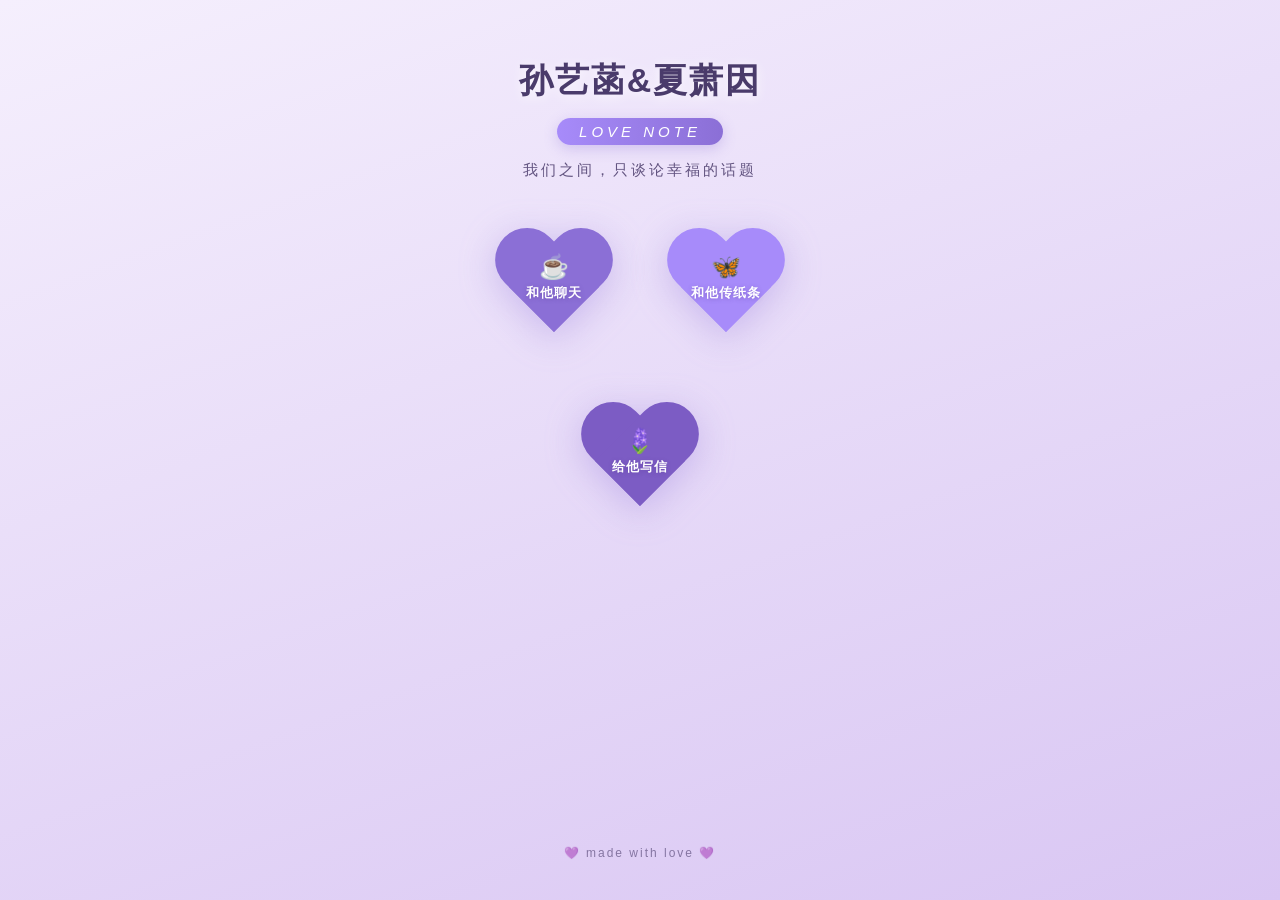
<file: index.html>
<!DOCTYPE html>
<html lang="zh-CN">
<head>
<meta charset="UTF-8">
<meta name="viewport" content="width=device-width, initial-scale=1.0, viewport-fit=cover">
<title>Love Note</title>
<link rel="stylesheet" href="style.css">
</head>
<body>

<!-- 漂浮装饰：爱心与星光 -->
<div class="float-deco" id="floatDeco"></div>

<div class="page">

  <div class="home-head">
    <div class="home-names" id="homeNames"></div>
    <div><span class="home-lovenote" id="homeLoveNote"></span></div>
    <div class="home-slogan" id="homeSlogan"></div>
  </div>

  <!-- 三个爱心入口 -->
  <div class="hearts" id="hearts"></div>

  <div class="home-footer" id="homeFooter">💜 made with love 💜</div>
</div>

<script src="config.js"></script>
<script>
(function () {
  var g = SITE_CONFIG.global;
  var home = SITE_CONFIG.home;

  /* 应用全局配色 */
  document.documentElement.style.setProperty('--grad-from', g.gradientFrom);
  document.documentElement.style.setProperty('--grad-to', g.gradientTo);
  document.documentElement.style.setProperty('--text-color', g.textColor);
  document.title = g.siteTitle;

  /* 主页文案 */
  document.getElementById('homeNames').textContent = g.coupleNames;
  document.getElementById('homeLoveNote').textContent = g.loveNoteText;
  document.getElementById('homeSlogan').textContent = g.slogan;

  /* 渲染三个爱心入口 */
  var heartsBox = document.getElementById('hearts');
  home.hearts.forEach(function (h) {
    var item = document.createElement('div');
    item.className = 'heart-item';

    var btn = document.createElement('a');
    btn.className = 'heart-btn';
    btn.href = h.url || '#';
    btn.style.setProperty('--heart-color', h.color);
    btn.innerHTML =
      '<span class="shape"></span>' +
      '<span class="heart-content">' +
        '<span class="heart-icon">' + h.icon + '</span>' +
        '<span class="heart-label">' + escapeHtml(h.label) + '</span>' +
      '</span>';

    var sub = document.createElement('div');
    sub.className = 'heart-sub';
    sub.textContent = h.subLabel || '';

    item.appendChild(btn);
    item.appendChild(sub);
    heartsBox.appendChild(item);
  });

  /* 漂浮装饰 */
  var deco = document.getElementById('floatDeco');
  var symbols = ['🦋', '🎵', '☕', '🪻', '✨', '💜'];
  for (var i = 0; i < 14; i++) {
    var s = document.createElement('span');
    s.textContent = symbols[i % symbols.length];
    s.style.left = (Math.random() * 100) + '%';
    s.style.fontSize = (12 + Math.random() * 16) + 'px';
    s.style.animationDuration = (9 + Math.random() * 14) + 's';
    s.style.animationDelay = (-Math.random() * 16) + 's';
    deco.appendChild(s);
  }

  function escapeHtml(str) {
    return String(str == null ? '' : str)
      .replace(/&/g, '&amp;').replace(/</g, '&lt;').replace(/>/g, '&gt;')
      .replace(/"/g, '&quot;').replace(/'/g, '&#39;');
  }
})();
</script>
</body>
</html>
</file>
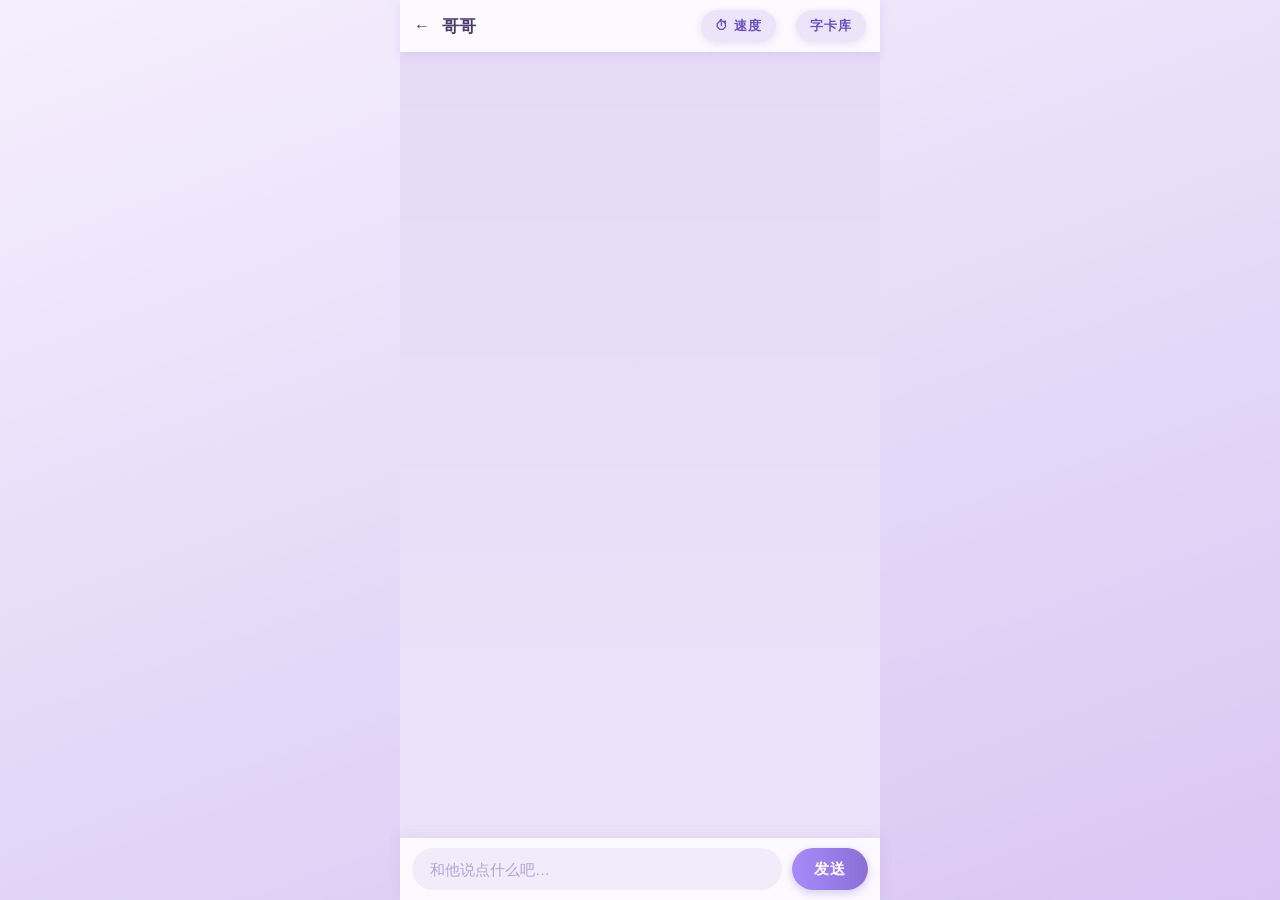
<file: chat.html>
<!DOCTYPE html>
<html lang="zh-CN">
<head>
<meta charset="UTF-8">
<meta name="viewport" content="width=device-width, initial-scale=1.0, viewport-fit=cover">
<title>聊天</title>
<link rel="stylesheet" href="style.css">
</head>
<body>

<div class="chat-app" id="chatApp">

  <!-- 顶部：返回 + 对方昵称 + 字卡库入口 -->
  <header class="chat-header">
    <a class="back-btn" href="index.html" aria-label="返回主页">←</a>
    <span class="chat-title" id="chatTitle"></span>
    <button class="cards-entry" id="speedBtn">⏱ 速度</button>
    <button class="cards-entry" id="cardsBtn">字卡库</button>
  </header>

  <!-- 聊天记录（持久保存，切换页面/切出浏览器后依然保留） -->
  <main class="chat-messages" id="messages"></main>

  <!-- 底部输入栏 -->
  <footer class="chat-input-bar">
    <input type="text" id="chatInput" autocomplete="off" maxlength="500">
    <button id="sendBtn"></button>
  </footer>
</div>

<!-- 字卡库弹窗 -->
<div class="cards-mask hide" id="cardsMask">
  <div class="cards-panel">
    <div class="cards-head">
      <span class="cards-title">哥哥的字卡库</span>
      <button class="cards-close" id="cardsClose">✕</button>
    </div>
    <div class="cards-tip">哥哥会用这些字卡来回复你，可以自由修改、删除或添加～</div>
    <div class="cards-list" id="cardsList"></div>
    <div class="cards-batch" id="cardsBatch" style="display:none">
      <textarea id="batchInput" placeholder="支持批量粘贴：一行一条，自动拆分为多张字卡"></textarea>
      <button class="batch-confirm" id="batchConfirm">批量添加</button>
    </div>
    <button class="cards-add" id="cardsAdd">＋ 添加字卡</button>
  </div>
</div>

<!-- 回复速度设置弹窗 -->
<div class="speed-mask hide" id="speedMask">
  <div class="speed-panel">
    <div class="cards-head">
      <span class="cards-title">回复速度</span>
      <button class="cards-close" id="speedClose">✕</button>
    </div>
    <div class="speed-tip">哥哥隔多久回复你，拖动滑杆随心调整（1 ～ 300 秒）</div>
    <div class="speed-value"><span id="speedNum">1</span><span class="speed-unit">秒后回复</span></div>
    <input type="range" id="speedRange" min="1" max="300" step="1">
    <div class="speed-scale"><span>1s</span><span>150s</span><span>300s</span></div>
    <button class="speed-reset" id="speedReset">恢复默认</button>
  </div>
</div>

<script src="config.js"></script>
<script>
(function () {
  var g = SITE_CONFIG.global;
  var c = SITE_CONFIG.chat;

  var MSG_KEY = 'xxy_chat_messages';   // 聊天记录存储
  var CARD_KEY = 'xxy_chat_cards';     // 字卡库存储
  var SPEED_KEY = 'xxy_chat_reply_seconds'; // 回复速度（秒）存储

  /* 默认回复速度：取自 config（replyDelayMs），换算为秒，限制在 1~300 */
  var DEFAULT_SECONDS = Math.min(300, Math.max(1, Math.round((Number(c.replyDelayMs) || 1000) / 1000)));

  function replySeconds() {
    var v = parseInt(localStorage.getItem(SPEED_KEY), 10);
    if (isNaN(v)) return DEFAULT_SECONDS;
    return Math.min(300, Math.max(1, v));
  }
  function saveReplySeconds(v) {
    try { localStorage.setItem(SPEED_KEY, String(v)); } catch (e) {}
  }

  /* 应用全局配色与气泡颜色 */
  var root = document.documentElement;
  root.style.setProperty('--grad-from', g.gradientFrom);
  root.style.setProperty('--grad-to', g.gradientTo);
  root.style.setProperty('--text-color', g.textColor);
  root.style.setProperty('--partner-bubble', c.partnerBubbleColor);
  root.style.setProperty('--partner-bubble-text', c.partnerBubbleTextColor);
  root.style.setProperty('--user-bubble', c.userBubbleColor);
  root.style.setProperty('--user-bubble-text', c.userBubbleTextColor);
  document.title = g.siteTitle + ' · ' + c.pageTitle;

  /* 顶部与输入栏文案 */
  document.getElementById('chatTitle').textContent = c.partnerName;
  var input = document.getElementById('chatInput');
  input.placeholder = c.inputPlaceholder;
  document.getElementById('sendBtn').textContent = c.sendButtonText;

  var msgBox = document.getElementById('messages');
  var sendBtn = document.getElementById('sendBtn');
  var waiting = false; // 是否正在等待对方回复

  /* ---------- 本地存储 ---------- */
  function loadJSON(key, fallback) {
    try {
      var v = JSON.parse(localStorage.getItem(key));
      if (v !== null && v !== undefined) return v;
    } catch (e) {}
    return fallback;
  }
  function saveJSON(key, val) {
    try { localStorage.setItem(key, JSON.stringify(val)); } catch (e) {}
  }

  /* 聊天记录：[{ who: 'user'|'partner', text, t }] */
  var messages = loadJSON(MSG_KEY, []);
  function persistMessages() { saveJSON(MSG_KEY, messages); }

  /* 字卡库：首次进入时用 config 里的回复初始化，之后以本地为准 */
  var cards = loadJSON(CARD_KEY, null);
  if (!Array.isArray(cards)) {
    cards = (c.randomReplies || []).slice();
    saveJSON(CARD_KEY, cards);
  }
  function persistCards() { saveJSON(CARD_KEY, cards); }

  /* ---------- 消息渲染 ---------- */
  function addMessage(who, text, opts) {
    opts = opts || {};
    var msg = document.createElement('div');
    msg.className = 'msg ' + who;

    var avatar = document.createElement('div');
    avatar.className = 'avatar';
    if (who === 'partner') {
      avatar.style.background = c.partnerAvatarColor;
      avatar.textContent = c.partnerAvatarText;
    } else {
      avatar.style.background = c.userAvatarColor;
      avatar.textContent = c.userAvatarText;
    }

    var bubble = document.createElement('div');
    bubble.className = 'bubble';
    bubble.textContent = text; // textContent 防注入

    msg.appendChild(avatar);
    msg.appendChild(bubble);
    msgBox.appendChild(msg);

    if (!opts.silent) scrollToBottom();

    /* 持久化 */
    messages.push({ who: who, text: text, t: opts.time || Date.now() });
    persistMessages();
    return msg;
  }

  /* 恢复历史聊天记录 */
  function restoreMessages() {
    messages.forEach(function (m) {
      if (!m || !m.text) return;
      renderMessage(m.who === 'user' ? 'user' : 'partner', m.text);
    });
    if (messages.length) scrollToBottom();
  }
  function renderMessage(who, text) {
    var msg = document.createElement('div');
    msg.className = 'msg ' + who;
    var avatar = document.createElement('div');
    avatar.className = 'avatar';
    if (who === 'partner') {
      avatar.style.background = c.partnerAvatarColor;
      avatar.textContent = c.partnerAvatarText;
    } else {
      avatar.style.background = c.userAvatarColor;
      avatar.textContent = c.userAvatarText;
    }
    var bubble = document.createElement('div');
    bubble.className = 'bubble';
    bubble.textContent = text;
    msg.appendChild(avatar);
    msg.appendChild(bubble);
    msgBox.appendChild(msg);
  }

  function addTyping() {
    var msg = document.createElement('div');
    msg.className = 'msg partner';
    msg.id = 'typingMsg';
    msg.innerHTML =
      '<div class="avatar" style="background:' + c.partnerAvatarColor + '">' + escapeHtml(c.partnerAvatarText) + '</div>' +
      '<div class="bubble typing-bubble"><span class="typing-text">' + escapeHtml(c.typingText || (c.partnerName + '正在输入…')) + '</span><span class="typing-dots"><i></i><i></i><i></i></span></div>';
    msgBox.appendChild(msg);
    scrollToBottom();
  }

  function removeTyping() {
    var t = document.getElementById('typingMsg');
    if (t && t.parentNode) t.parentNode.removeChild(t);
  }

  function scrollToBottom() {
    requestAnimationFrame(function () {
      msgBox.scrollTop = msgBox.scrollHeight;
    });
  }

  /* ---------- 回复抽取逻辑（从字卡库抽取） ---------- */
  function pickReply(userText) {
    var lower = String(userText).toLowerCase();
    // 关键词规则优先：输入包含任一关键词 -> 从对应回复中随机抽取
    for (var i = 0; i < (c.keywordRules || []).length; i++) {
      var rule = c.keywordRules[i];
      var hit = (rule.keywords || []).some(function (kw) {
        return kw && lower.indexOf(String(kw).toLowerCase()) !== -1;
      });
      if (hit && rule.replies && rule.replies.length) {
        return rule.replies[Math.floor(Math.random() * rule.replies.length)];
      }
    }
    // 未命中关键词 -> 从字卡库（非空字卡）中抽取
    var list = cards.filter(function (t) { return t && String(t).trim(); });
    if (!list.length) return '……';
    return list[Math.floor(Math.random() * list.length)];
  }

  /* ---------- 发送 ---------- */
  function send() {
    var text = input.value.trim();
    if (!text || waiting) return;
    input.value = '';
    addMessage('user', text);
    waiting = true;
    sendBtn.disabled = true;
    sendBtn.style.opacity = '.6';

    var delay = replySeconds() * 1000;
    /* 等待期间全程显示「正在输入」气泡 */
    addTyping();

    setTimeout(function () {
      removeTyping();
      addMessage('partner', pickReply(text));
      waiting = false;
      sendBtn.disabled = false;
      sendBtn.style.opacity = '1';
    }, delay);
  }

  sendBtn.addEventListener('click', send);
  input.addEventListener('keydown', function (e) {
    if (e.key === 'Enter') send();
  });

  /* ---------- 字卡库管理（增 / 删 / 改） ---------- */
  var cardsMask = document.getElementById('cardsMask');
  var cardsList = document.getElementById('cardsList');

  function openCards() {
    renderCards();
    cardsMask.classList.remove('hide');
  }
  function closeCards() {
    collectCards(); // 关闭前先收集一次编辑内容
    cardsMask.classList.add('hide');
  }
  function collectCards() {
    var rows = cardsList.querySelectorAll('.card-row textarea');
    var next = [];
    rows.forEach(function (ta) {
      var v = ta.value;
      if (v && v.trim()) next.push(v);
    });
    cards = next;
    persistCards();
  }

  function renderCards() {
    cardsList.innerHTML = '';
    cards.forEach(function (text, idx) {
      cardsList.appendChild(makeCardRow(text, idx));
    });
  }

  function makeCardRow(text) {
    var row = document.createElement('div');
    row.className = 'card-row';

    var ta = document.createElement('textarea');
    ta.value = text;
    ta.rows = Math.max(1, Math.ceil(String(text).length / 22));
    ta.addEventListener('input', function () {
      ta.style.height = 'auto';
      ta.style.height = Math.max(44, ta.scrollHeight) + 'px';
    });

    var del = document.createElement('button');
    del.className = 'card-del';
    del.textContent = '✕';
    del.addEventListener('click', function () {
      /* 先收集其它行，再删除本行 */
      var kept = [];
      cardsList.querySelectorAll('.card-row').forEach(function (r) {
        if (r !== row) {
          var v = r.querySelector('textarea').value;
          if (v && v.trim()) kept.push(v);
        }
      });
      cards = kept;
      persistCards();
      row.style.transition = 'opacity .2s, transform .2s';
      row.style.opacity = '0';
      row.style.transform = 'translateX(20px)';
      setTimeout(function () { row.remove(); }, 200);
    });

    row.appendChild(ta);
    row.appendChild(del);
    return row;
  }

  document.getElementById('cardsBtn').addEventListener('click', openCards);
  document.getElementById('cardsClose').addEventListener('click', closeCards);
  cardsMask.addEventListener('click', function (e) {
    if (e.target === cardsMask) closeCards();
  });
  var batchBox = document.getElementById('cardsBatch');
  var batchInput = document.getElementById('batchInput');

  document.getElementById('cardsAdd').addEventListener('click', function () {
    batchBox.style.display = (batchBox.style.display === 'none') ? 'block' : 'none';
    if (batchBox.style.display === 'block') batchInput.focus();
  });

  /* 批量添加：一行一条，自动拆分为多张字卡 */
  document.getElementById('batchConfirm').addEventListener('click', function () {
    var lines = batchInput.value.split(/\r?\n/).map(function (s) { return s.trim(); }).filter(Boolean);
    if (lines.length) {
      lines.forEach(function (t) { cardsList.appendChild(makeCardRow(t)); });
      collectCards();
      cardsList.scrollTop = cardsList.scrollHeight;
    }
    batchInput.value = '';
    batchBox.style.display = 'none';
  });

  /* ---------- 回复速度设置 ---------- */
  var speedMask = document.getElementById('speedMask');
  var speedRange = document.getElementById('speedRange');
  var speedNum = document.getElementById('speedNum');

  function updateSpeedUI() {
    var v = replySeconds();
    speedNum.textContent = v;
    speedRange.value = v;
  }
  function setSpeed(v) {
    v = Math.min(300, Math.max(1, Math.round(Number(v) || DEFAULT_SECONDS)));
    saveReplySeconds(v);
    updateSpeedUI();
  }

  document.getElementById('speedBtn').addEventListener('click', function () {
    updateSpeedUI();
    speedMask.classList.remove('hide');
  });
  document.getElementById('speedClose').addEventListener('click', function () {
    speedMask.classList.add('hide');
  });
  speedMask.addEventListener('click', function (e) {
    if (e.target === speedMask) speedMask.classList.add('hide');
  });
  speedRange.addEventListener('input', function () {
    setSpeed(speedRange.value);
  });
  document.getElementById('speedReset').addEventListener('click', function () {
    setSpeed(DEFAULT_SECONDS);
  });

  /* ---------- 启动：恢复聊天记录 ---------- */
  restoreMessages();

  function escapeHtml(str) {
    return String(str == null ? '' : str)
      .replace(/&/g, '&amp;').replace(/</g, '&lt;').replace(/>/g, '&gt;')
      .replace(/"/g, '&quot;').replace(/'/g, '&#39;');
  }
})();
</script>
</body>
</html>
</file>
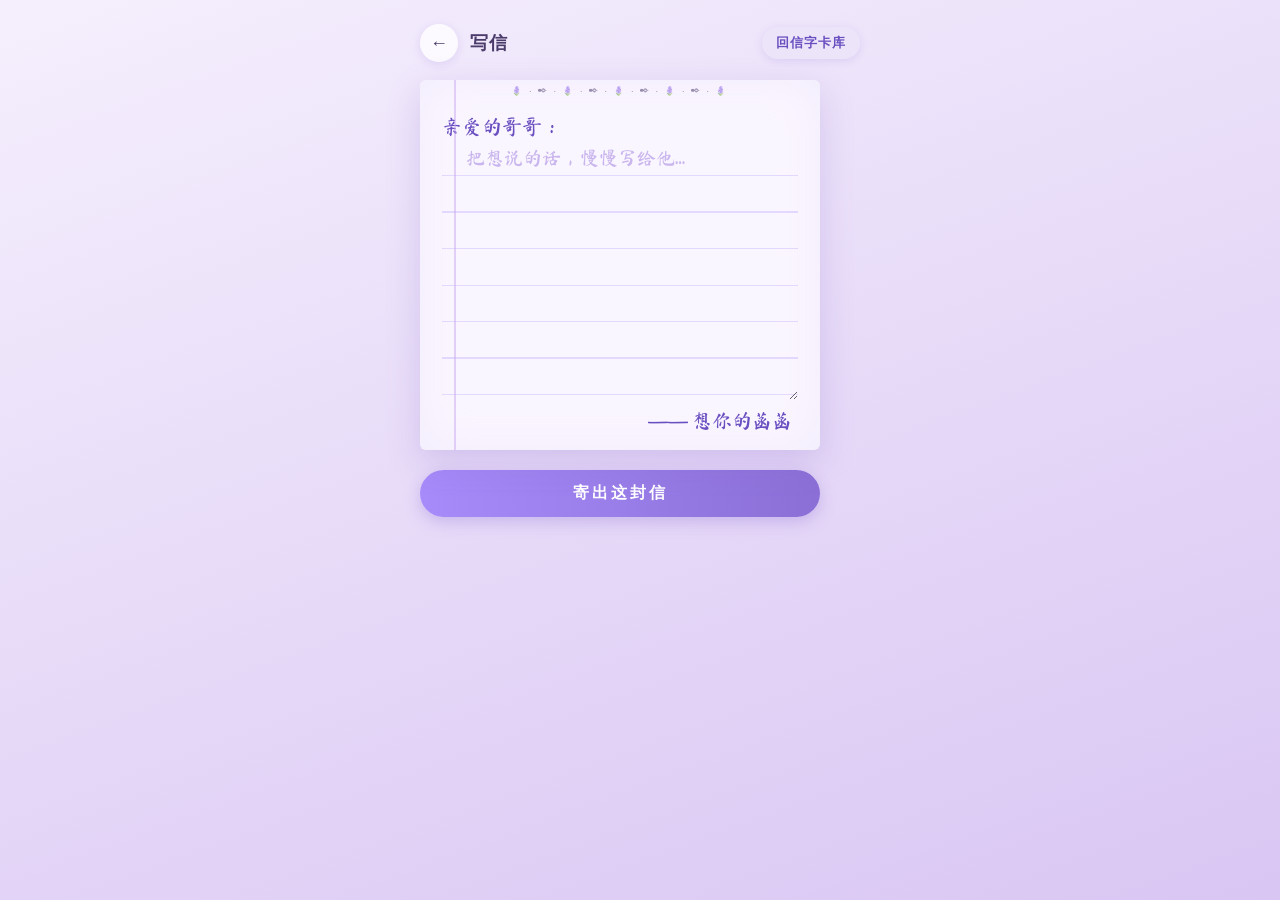
<file: letter.html>
<!DOCTYPE html>
<html lang="zh-CN">
<head>
<meta charset="UTF-8">
<meta name="viewport" content="width=device-width, initial-scale=1.0, viewport-fit=cover">
<title>写信</title>
<link rel="stylesheet" href="style.css">
<link rel="preconnect" href="https://fonts.googleapis.com">
<link href="https://fonts.googleapis.com/css2?family=Ma+Shan+Zheng&display=swap" rel="stylesheet">
</head>
<body>

<div class="float-deco" id="floatDeco"></div>

<div class="page">

  <header class="topbar">
    <a class="back-btn" href="index.html" aria-label="返回主页">←</a>
    <span class="topbar-title" id="pageTitle"></span>
    <button class="cards-entry" id="cardsBtn">回信字卡库</button>
  </header>

  <div class="letter-stage">

    <!-- 状态一：信箱（历史信件列表） -->
    <div id="inboxView" style="display:none;width:100%">
      <div class="inbox-list" id="inboxList"></div>
      <button class="letter-btn" id="newLetterBtn"></button>
    </div>

    <!-- 状态二：写信 -->
    <div id="writeView" style="display:none;width:100%">
      <div class="letter-paper">
        <div class="letter-salutation" id="letterSalutation"></div>
        <textarea class="letter-textarea" id="letterBody" maxlength="2000"></textarea>
        <div class="letter-sign" id="letterSign"></div>
      </div>
      <button class="letter-btn" id="sendBtn"></button>
    </div>

    <!-- 状态三：信已寄出，等待回信 -->
    <div id="sendingView" style="display:none;width:100%">
      <div class="envelope-wrap">
        <div class="envelope"></div>
        <div class="envelope-text" id="sendingText"></div>
      </div>
    </div>

    <!-- 状态四：查看一封信（我的信 + 他的回信） -->
    <div id="detailView" style="display:none;width:100%">
      <div class="letter-full" id="letterFull"></div>
      <button class="letter-btn ghost" id="backInboxBtn"></button>
      <button class="letter-btn" id="againBtn"></button>
    </div>

  </div>
</div>

<!-- 回信字卡库弹窗 -->
<div class="cards-mask hide" id="cardsMask">
  <div class="cards-panel">
    <div class="cards-head">
      <span class="cards-title">哥哥的回信字卡库</span>
      <button class="cards-close" id="cardsClose">✕</button>
    </div>
    <div class="cards-tip">哥哥的回信会从这里随机抽取，可以自由修改、删除或添加～</div>
    <div class="cards-list" id="cardsList"></div>
    <div class="cards-batch" id="cardsBatch" style="display:none">
      <textarea id="batchInput" placeholder="支持批量粘贴：一行一条，自动拆分为多封回信（多行长信请逐条添加）"></textarea>
      <button class="batch-confirm" id="batchConfirm">批量添加</button>
    </div>
    <button class="cards-add" id="cardsAdd">＋ 添加回信</button>
  </div>
</div>

<script src="config.js"></script>
<script>
(function () {
  var g = SITE_CONFIG.global;
  var L = SITE_CONFIG.letter;

  var LETTER_KEY = 'xxy_letters';        // 信件存储
  var CARD_KEY = 'xxy_letter_cards';     // 回信字卡库存储

  /* 应用全局配色 */
  var root = document.documentElement;
  root.style.setProperty('--grad-from', g.gradientFrom);
  root.style.setProperty('--grad-to', g.gradientTo);
  root.style.setProperty('--text-color', g.textColor);
  root.style.setProperty('--letter-paper-color', L.paperColor);
  root.style.setProperty('--reply-paper-color', L.replyPaperColor);
  document.title = g.siteTitle + ' · ' + L.pageTitle;

  /* 文案注入 */
  document.getElementById('pageTitle').textContent = L.pageTitle;
  document.getElementById('letterSalutation').textContent = L.salutation;
  document.getElementById('letterSign').textContent = L.signature;
  document.getElementById('letterBody').placeholder = L.inputPlaceholder;
  document.getElementById('sendBtn').textContent = L.sendButtonText;
  document.getElementById('sendingText').textContent = L.sendingText;
  document.getElementById('newLetterBtn').textContent = '✉️ ' + L.newLetterButton;
  document.getElementById('backInboxBtn').textContent = L.backInboxButton;
  document.getElementById('againBtn').textContent = L.newLetterButton;

  /* ---------- 本地存储 ---------- */
  function loadJSON(key, fallback) {
    try {
      var v = JSON.parse(localStorage.getItem(key));
      if (v !== null && v !== undefined) return v;
    } catch (e) {}
    return fallback;
  }
  function saveJSON(key, val) {
    try { localStorage.setItem(key, JSON.stringify(val)); } catch (e) {}
  }

  /* 信件：[{ text, t, reply, replyT }]，最新在前 */
  var letters = loadJSON(LETTER_KEY, []);
  if (!Array.isArray(letters)) letters = [];
  letters = letters.filter(function (x) { return x && x.text; });
  function persistLetters() { saveJSON(LETTER_KEY, letters); }

  /* 回信字卡库：首次进入用 config 初始化，之后以本地为准 */
  var cards = loadJSON(CARD_KEY, null);
  if (!Array.isArray(cards)) {
    cards = (L.replies || []).slice();
    saveJSON(CARD_KEY, cards);
  }
  function persistCards() { saveJSON(CARD_KEY, cards); }

  function pickReply() {
    var list = cards.filter(function (t) { return t && String(t).trim(); });
    if (!list.length) return '……';
    return list[Math.floor(Math.random() * list.length)];
  }

  /* ---------- 视图切换 ---------- */
  var views = {
    inbox: document.getElementById('inboxView'),
    write: document.getElementById('writeView'),
    sending: document.getElementById('sendingView'),
    detail: document.getElementById('detailView')
  };
  function show(name) {
    Object.keys(views).forEach(function (k) {
      views[k].style.display = (k === name) ? 'block' : 'none';
    });
  }

  /* ---------- 状态一：信箱 ---------- */
  function fmtDate(t) {
    var d = new Date(t);
    function p(n) { return n < 10 ? '0' + n : n; }
    return d.getFullYear() + '.' + p(d.getMonth() + 1) + '.' + p(d.getDate()) + ' ' + p(d.getHours()) + ':' + p(d.getMinutes());
  }

  function renderInbox() {
    var box = document.getElementById('inboxList');
    box.innerHTML = '';

    if (!letters.length) {
      var empty = document.createElement('div');
      empty.className = 'inbox-empty';
      empty.textContent = L.inboxEmptyText;
      box.appendChild(empty);
      return;
    }

    letters.forEach(function (item, idx) {
      var el = document.createElement('div');
      el.className = 'inbox-item';

      var date = document.createElement('div');
      date.className = 'inbox-date';
      date.textContent = '✉ ' + fmtDate(item.t);

      var excerpt = document.createElement('div');
      excerpt.className = 'inbox-excerpt';
      excerpt.textContent = item.text.replace(/\n/g, ' ');

      var state = document.createElement('span');
      state.className = 'inbox-state ' + (item.reply ? 'replied' : 'wait');
      state.textContent = item.reply ? '🦋 已回信' : '⏳ 等待回信';

      el.appendChild(date);
      el.appendChild(excerpt);
      el.appendChild(state);
      el.addEventListener('click', function () {
        openDetail(idx);
      });
      box.appendChild(el);
    });
  }

  /* ---------- 状态二：写信 ---------- */
  var letterBody = document.getElementById('letterBody');

  document.getElementById('newLetterBtn').addEventListener('click', function () {
    letterBody.value = '';
    show('write');
    window.scrollTo({ top: 0 });
  });

  function shake(el) {
    el.style.animation = 'none';
    void el.offsetWidth;
    el.style.animation = 'shakeX .4s ease';
    setTimeout(function () { el.style.animation = ''; }, 450);
    var style = document.createElement('style');
    style.textContent = '@keyframes shakeX{0%,100%{transform:translateX(0)}25%{transform:translateX(-7px)}50%{transform:translateX(7px)}75%{transform:translateX(-4px)}}';
    document.head.appendChild(style);
  }

  /* ---------- 状态三：寄出 + 等待回信 ---------- */
  var pendingIdx = -1; // 当前等待回信的信件下标

  document.getElementById('sendBtn').addEventListener('click', function () {
    var text = letterBody.value.trim();
    if (!text) {
      shake(document.getElementById('writeView'));
      return;
    }

    var item = { text: text, t: Date.now(), reply: '', replyT: 0 };
    letters.unshift(item);
    persistLetters();
    pendingIdx = 0;

    show('sending');

    var delay = Number(L.replyDelayMs) || 3500;
    var textEl = document.getElementById('sendingText');

    /* 前半段：信已寄出；后半段：哥哥正在回信 */
    setTimeout(function () {
      textEl.textContent = L.replyingText;
      textEl.classList.add('replying');
    }, Math.max(0, delay - 1500));

    setTimeout(function () {
      deliverReply();
    }, delay);
  });

  /* 回信落袋：写入存储并展示（页面中途离开也能补上） */
  function deliverReply() {
    if (pendingIdx < 0 || !letters[pendingIdx]) return;
    letters[pendingIdx].reply = pickReply();
    letters[pendingIdx].replyT = Date.now();
    persistLetters();
    openDetail(pendingIdx);
    pendingIdx = -1;
  }

  /* ---------- 状态四：查看信件详情 ---------- */
  function openDetail(idx) {
    var item = letters[idx];
    if (!item) return;
    pendingIdx = -1;

    var full = document.getElementById('letterFull');
    full.innerHTML = '';

    /* 我写的信 */
    var mine = document.createElement('div');
    mine.className = 'letter-body-paper';
    mine.innerHTML =
      '<div class="letter-label">✉ 我寄出的信 · ' + escapeHtml(fmtDate(item.t)) + '</div>' +
      '<div class="letter-content">' + escapeHtml(item.text) + '</div>' +
      '<div class="letter-content right" style="font-size:17px;margin-top:8px;">' + escapeHtml(L.signature) + '</div>';
    full.appendChild(mine);

    /* 他的回信 */
    var replyWrap = document.createElement('div');
    replyWrap.className = 'letter-body-paper reply';
    if (item.reply) {
      replyWrap.innerHTML =
        '<div class="letter-label">🦋 ' + escapeHtml(L.partnerName) + '的回信 · ' + escapeHtml(fmtDate(item.replyT)) + '</div>' +
        '<div class="letter-content">' + escapeHtml(item.reply) + '</div>';
    } else {
      replyWrap.innerHTML =
        '<div class="letter-label">🦋 ' + escapeHtml(L.partnerName) + '的回信</div>' +
        '<div class="letter-content" style="color:#a98fd8;">信正在路上，等他提笔回信…</div>';
    }
    full.appendChild(replyWrap);

    show('detail');
    window.scrollTo({ top: 0 });
  }

  document.getElementById('backInboxBtn').addEventListener('click', function () {
    renderInbox();
    show('inbox');
    window.scrollTo({ top: 0 });
  });

  document.getElementById('againBtn').addEventListener('click', function () {
    letterBody.value = '';
    show('write');
    window.scrollTo({ top: 0 });
  });

  /* ---------- 回信字卡库管理（增 / 删 / 改） ---------- */
  var cardsMask = document.getElementById('cardsMask');
  var cardsList = document.getElementById('cardsList');

  function openCards() {
    renderCards();
    cardsMask.classList.remove('hide');
  }
  function closeCards() {
    collectCards();
    cardsMask.classList.add('hide');
  }
  function collectCards() {
    var next = [];
    cardsList.querySelectorAll('.card-row textarea').forEach(function (ta) {
      var v = ta.value;
      if (v && v.trim()) next.push(v);
    });
    cards = next;
    persistCards();
  }

  function renderCards() {
    cardsList.innerHTML = '';
    cards.forEach(function (text) {
      cardsList.appendChild(makeCardRow(text));
    });
  }

  function makeCardRow(text) {
    var row = document.createElement('div');
    row.className = 'card-row';

    var ta = document.createElement('textarea');
    ta.value = text;
    ta.rows = Math.max(3, Math.ceil(String(text).length / 20));

    var del = document.createElement('button');
    del.className = 'card-del';
    del.textContent = '✕';
    del.addEventListener('click', function () {
      var kept = [];
      cardsList.querySelectorAll('.card-row').forEach(function (r) {
        if (r !== row) {
          var v = r.querySelector('textarea').value;
          if (v && v.trim()) kept.push(v);
        }
      });
      cards = kept;
      persistCards();
      row.style.transition = 'opacity .2s, transform .2s';
      row.style.opacity = '0';
      row.style.transform = 'translateX(20px)';
      setTimeout(function () { row.remove(); }, 200);
    });

    row.appendChild(ta);
    row.appendChild(del);
    return row;
  }

  document.getElementById('cardsBtn').addEventListener('click', openCards);
  document.getElementById('cardsClose').addEventListener('click', closeCards);
  cardsMask.addEventListener('click', function (e) {
    if (e.target === cardsMask) closeCards();
  });
  var batchBox = document.getElementById('cardsBatch');
  var batchInput = document.getElementById('batchInput');

  document.getElementById('cardsAdd').addEventListener('click', function () {
    batchBox.style.display = (batchBox.style.display === 'none') ? 'block' : 'none';
    if (batchBox.style.display === 'block') batchInput.focus();
  });

  /* 批量添加：一行一条，自动拆分为多封回信 */
  document.getElementById('batchConfirm').addEventListener('click', function () {
    var lines = batchInput.value.split(/\r?\n/).map(function (s) { return s.trim(); }).filter(Boolean);
    if (lines.length) {
      lines.forEach(function (t) { cardsList.appendChild(makeCardRow(t)); });
      collectCards();
      cardsList.scrollTop = cardsList.scrollHeight;
    }
    batchInput.value = '';
    batchBox.style.display = 'none';
  });

  /* ---------- 启动 ---------- */
  /* 若有信还没等到回信（中途离开了页面），先补上一封回信 */
  letters.forEach(function (item) {
    if (item && !item.reply) {
      item.reply = pickReply();
      item.replyT = Date.now();
    }
  });
  persistLetters();

  if (letters.length) {
    renderInbox();
    show('inbox');
  } else {
    show('write');
  }

  /* 漂浮装饰：蝴蝶 / 音符 / 咖啡 / 鸢尾 */
  var deco = document.getElementById('floatDeco');
  var symbols = ['🦋', '🎵', '☕', '🪻', '✨', '💜'];
  for (var i = 0; i < 12; i++) {
    var s = document.createElement('span');
    s.textContent = symbols[i % symbols.length];
    s.style.left = (Math.random() * 100) + '%';
    s.style.fontSize = (12 + Math.random() * 16) + 'px';
    s.style.animationDuration = (10 + Math.random() * 14) + 's';
    s.style.animationDelay = (-Math.random() * 16) + 's';
    deco.appendChild(s);
  }

  function escapeHtml(str) {
    return String(str == null ? '' : str)
      .replace(/&/g, '&amp;').replace(/</g, '&lt;').replace(/>/g, '&gt;')
      .replace(/"/g, '&quot;').replace(/'/g, '&#39;');
  }
})();
</script>
</body>
</html>
</file>
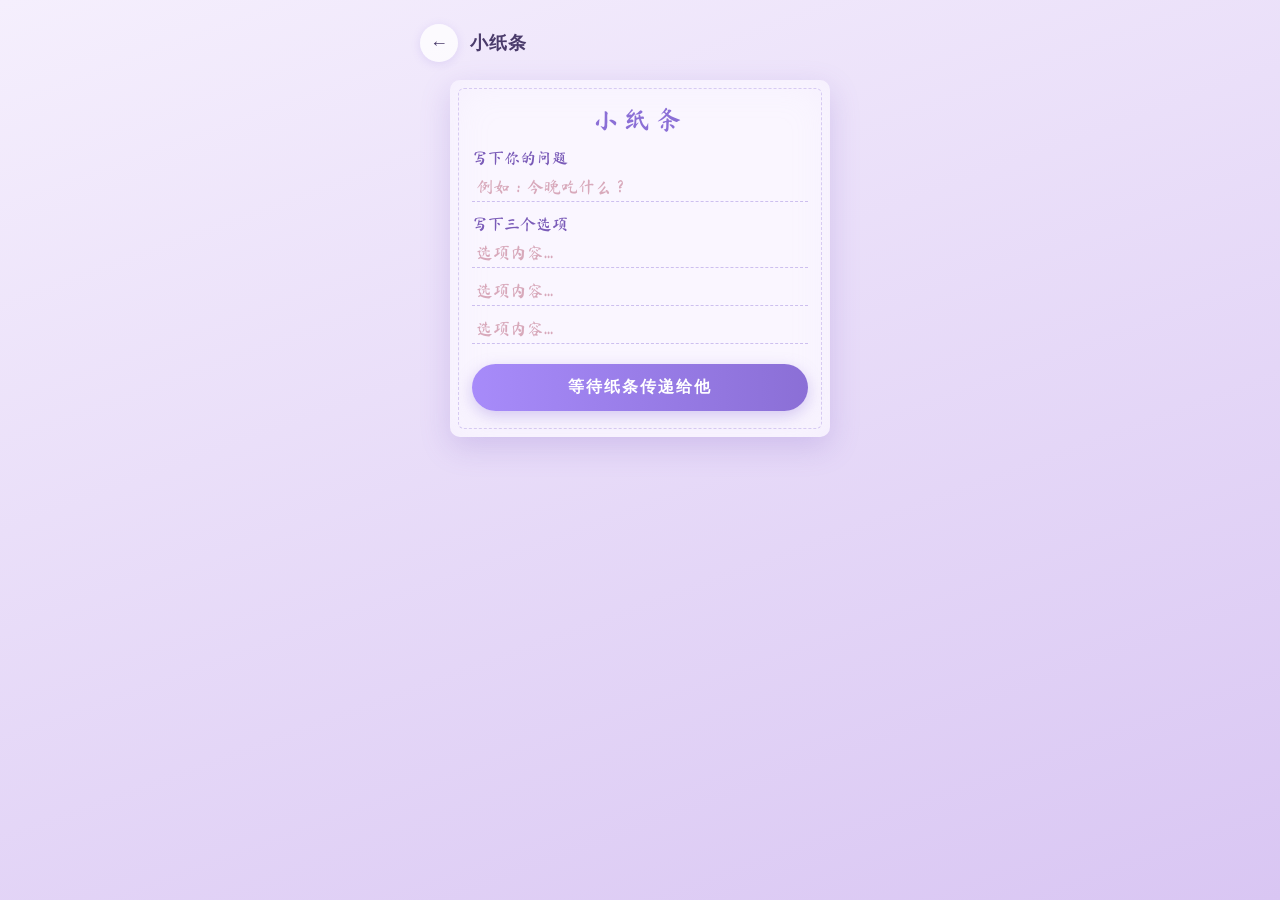
<file: note.html>
<!DOCTYPE html>
<html lang="zh-CN">
<head>
<meta charset="UTF-8">
<meta name="viewport" content="width=device-width, initial-scale=1.0, viewport-fit=cover">
<title>小纸条</title>
<link rel="stylesheet" href="style.css">
<link rel="preconnect" href="https://fonts.googleapis.com">
<link href="https://fonts.googleapis.com/css2?family=Ma+Shan+Zheng&display=swap" rel="stylesheet">
</head>
<body>

<div class="float-deco" id="floatDeco"></div>

<div class="page">

  <header class="topbar">
    <a class="back-btn" href="index.html" aria-label="返回主页">←</a>
    <span class="topbar-title" id="pageTitle"></span>
  </header>

  <!-- 状态一：正在写纸条 -->
  <div class="note-paper" id="writeState">
    <div class="note-title" id="noteTitle"></div>

    <div class="note-field">
      <label id="questionLabel"></label>
      <input type="text" id="questionInput" maxlength="60">
    </div>

    <div class="note-field">
      <label id="optionLabel"></label>
      <input type="text" id="optionA" maxlength="40">
      <input type="text" id="optionB" maxlength="40" style="margin-top:8px">
      <input type="text" id="optionC" maxlength="40" style="margin-top:8px">
    </div>

    <button class="note-btn" id="writeBtn"></button>
  </div>

  <!-- 状态二：纸条已折叠 -->
  <div id="foldState" style="display:none;width:100%">
    <div class="folded-note" id="foldedNote">
      <span class="seal">🦋</span>
    </div>
    <div class="note-hint" id="unfoldHint"></div>
  </div>

  <!-- 状态三：纸条展开（他的选择） -->
  <div id="openState" style="display:none;width:100%">
    <div class="open-note note-paper">
      <div class="note-title" id="openTitle"></div>
      <div class="note-q" id="openQuestion"></div>
      <div class="note-opt" data-letter="A">
        <span class="opt-letter">A</span>
        <span class="opt-text" id="openOptA"></span>
        <span class="opt-check"></span>
      </div>
      <div class="note-opt" data-letter="B">
        <span class="opt-letter">B</span>
        <span class="opt-text" id="openOptB"></span>
        <span class="opt-check"></span>
      </div>
      <div class="note-opt" data-letter="C">
        <span class="opt-letter">C</span>
        <span class="opt-text" id="openOptC"></span>
        <span class="opt-check"></span>
      </div>
    </div>
  </div>

  <!-- 状态三下方：再写一张 -->
  <button class="note-btn ghost" id="againBtn" style="display:none;max-width:380px"></button>
</div>

<script src="config.js"></script>
<script>
(function () {
  var g = SITE_CONFIG.global;
  var n = SITE_CONFIG.note;

  /* 应用全局配色 */
  var root = document.documentElement;
  root.style.setProperty('--grad-from', g.gradientFrom);
  root.style.setProperty('--grad-to', g.gradientTo);
  root.style.setProperty('--text-color', g.textColor);
  root.style.setProperty('--paper-color', n.paperColor);
  document.title = g.siteTitle + ' · ' + n.pageTitle;

  /* 文案注入 */
  document.getElementById('pageTitle').textContent = n.title;
  document.getElementById('noteTitle').textContent = n.title;
  document.getElementById('openTitle').textContent = n.title;
  document.getElementById('questionLabel').textContent = n.questionLabel;
  document.getElementById('questionInput').placeholder = n.questionPlaceholder;
  document.getElementById('optionLabel').textContent = n.optionLabel;
  ['optionA', 'optionB', 'optionC'].forEach(function (id) {
    document.getElementById(id).placeholder = n.optionPlaceholder;
  });
  document.getElementById('writeBtn').textContent = n.writeButton;
  document.getElementById('unfoldHint').textContent = n.unfoldHint;
  document.getElementById('againBtn').textContent = n.againButton;

  var writeState = document.getElementById('writeState');
  var foldState = document.getElementById('foldState');
  var openState = document.getElementById('openState');
  var againBtn = document.getElementById('againBtn');

  var currentData = null; // { question, options: [a,b,c], pick }

  /* ---------- 第一步：写好纸条，折叠传递 ---------- */
  document.getElementById('writeBtn').addEventListener('click', function () {
    var q = document.getElementById('questionInput').value.trim();
    var a = document.getElementById('optionA').value.trim();
    var b = document.getElementById('optionB').value.trim();
    var cOpt = document.getElementById('optionC').value.trim();

    if (!q || !a || !b || !cOpt) {
      shake(writeState);
      return;
    }

    // 纯随机选一个字母
    var letters = ['A', 'B', 'C'];
    var pick = letters[Math.floor(Math.random() * 3)];

    currentData = { question: q, options: [a, b, cOpt], pick: pick };

    // 折叠动画：纸条向上翻折收起
    writeState.style.transition = 'transform .45s ease-in, opacity .45s ease-in';
    writeState.style.transform = 'perspective(700px) rotateX(65deg)';
    writeState.style.opacity = '0';

    setTimeout(function () {
      writeState.style.display = 'none';
      foldState.style.display = 'block';
    }, 450);
  });

  /* ---------- 第二步：点击折叠纸条，展开看结果 ---------- */
  document.getElementById('foldedNote').addEventListener('click', function () {
    if (!currentData) return;

    document.getElementById('openQuestion').textContent = currentData.question;
    document.getElementById('openOptA').textContent = currentData.options[0];
    document.getElementById('openOptB').textContent = currentData.options[1];
    document.getElementById('openOptC').textContent = currentData.options[2];

    foldState.style.display = 'none';
    openState.style.display = 'block';

    // 在随机选中的字母上标红色爱心（不再画勾）
    var opts = openState.querySelectorAll('.note-opt');
    opts.forEach(function (el) {
      el.classList.remove('checked');
      if (el.getAttribute('data-letter') === currentData.pick) {
        el.classList.add('checked');
      }
    });

    againBtn.style.display = 'block';
    againBtn.scrollIntoView({ behavior: 'smooth', block: 'nearest' });
  });

  /* ---------- 第三步：再写一张 ---------- */
  againBtn.addEventListener('click', function () {
    currentData = null;
    openState.style.display = 'none';
    againBtn.style.display = 'none';
    ['questionInput', 'optionA', 'optionB', 'optionC'].forEach(function (id) {
      document.getElementById(id).value = '';
    });
    writeState.style.display = 'block';
    writeState.style.transition = 'none';
    writeState.style.transform = 'none';
    writeState.style.opacity = '1';
    window.scrollTo({ top: 0, behavior: 'smooth' });
  });

  /* 未填完整时的抖动提示 */
  function shake(el) {
    el.style.animation = 'none';
    void el.offsetWidth;
    el.style.animation = 'shakeX .4s ease';
    setTimeout(function () { el.style.animation = ''; }, 450);
    var style = document.createElement('style');
    style.textContent = '@keyframes shakeX{0%,100%{transform:translateX(0)}25%{transform:translateX(-7px)}50%{transform:translateX(7px)}75%{transform:translateX(-4px)}}';
    document.head.appendChild(style);
  }

  /* 漂浮装饰 */
  var deco = document.getElementById('floatDeco');
  var symbols = ['🦋', '🎵', '☕', '🪻'];
  for (var i = 0; i < 10; i++) {
    var s = document.createElement('span');
    s.textContent = symbols[i % symbols.length];
    s.style.left = (Math.random() * 100) + '%';
    s.style.fontSize = (12 + Math.random() * 14) + 'px';
    s.style.animationDuration = (10 + Math.random() * 14) + 's';
    s.style.animationDelay = (-Math.random() * 16) + 's';
    deco.appendChild(s);
  }
})();
</script>
</body>
</html>
</file>
<file: style.css>
/* =====================================================
 * 全局样式 - 浅紫鸢尾 · 优雅温柔 · 移动端优先
 * ===================================================== */
* { margin: 0; padding: 0; box-sizing: border-box; -webkit-tap-highlight-color: transparent; }

html, body { height: 100%; }

body {
  font-family: "PingFang SC", "Microsoft YaHei", "Hiragino Sans GB", sans-serif;
  color: var(--text-color, #4a3b6b);
  background: linear-gradient(160deg, var(--grad-from, #f5effd), var(--grad-to, #d9c6f3)) fixed;
  min-height: 100vh;
  overflow-x: hidden;
}

a { text-decoration: none; color: inherit; }
button { font-family: inherit; }
input, textarea { font-family: inherit; }

/* ---------- 通用页面容器 ---------- */
.page {
  max-width: 480px;
  margin: 0 auto;
  min-height: 100vh;
  padding: 24px 20px 40px;
  display: flex;
  flex-direction: column;
  align-items: center;
  position: relative;
  animation: pageIn .6s ease both;
}
@keyframes pageIn {
  from { opacity: 0; transform: translateY(14px); }
  to   { opacity: 1; transform: translateY(0); }
}

/* ---------- 顶部导航（子页面用） ---------- */
.topbar {
  width: 100%;
  display: flex;
  align-items: center;
  gap: 12px;
  margin-bottom: 18px;
}
.topbar .back-btn {
  width: 38px; height: 38px;
  border-radius: 50%;
  background: rgba(255, 255, 255, .75);
  display: flex; align-items: center; justify-content: center;
  font-size: 18px;
  color: var(--text-color, #4a3b6b);
  box-shadow: 0 2px 10px rgba(139, 111, 214, .18);
  transition: transform .2s;
}
.topbar .back-btn:active { transform: scale(.9); }
.topbar .topbar-title {
  font-size: 18px;
  font-weight: 700;
  letter-spacing: 1px;
}

/* ---------- 漂浮装饰（爱心 / 星光） ---------- */
.float-deco {
  position: fixed;
  inset: 0;
  pointer-events: none;
  overflow: hidden;
  z-index: 0;
}
.float-deco span {
  position: absolute;
  bottom: -40px;
  opacity: .45;
  animation: floatUp linear infinite;
  font-size: 18px;
}
@keyframes floatUp {
  0%   { transform: translateY(0) rotate(0deg); opacity: 0; }
  10%  { opacity: .5; }
  90%  { opacity: .35; }
  100% { transform: translateY(-110vh) rotate(360deg); opacity: 0; }
}

/* =====================================================
 * 主页
 * ===================================================== */
.home-head {
  text-align: center;
  margin: 34px 0 10px;
  z-index: 1;
}
.home-names {
  font-size: 34px;
  font-weight: 800;
  letter-spacing: 2px;
  text-shadow: 0 2px 12px rgba(255, 255, 255, .8);
}
.home-lovenote {
  display: inline-block;
  margin-top: 14px;
  padding: 5px 22px;
  font-size: 15px;
  letter-spacing: 4px;
  font-style: italic;
  color: #fff;
  background: linear-gradient(90deg, #a78bfa, #8b6fd6);
  border-radius: 999px;
  box-shadow: 0 4px 14px rgba(139, 111, 214, .3);
  text-transform: uppercase;
}
.home-slogan {
  margin-top: 16px;
  font-size: 15px;
  letter-spacing: 3px;
  opacity: .85;
}

/* ---------- 爱心按钮 ---------- */
.hearts {
  margin-top: 40px;
  display: flex;
  flex-direction: column;
  align-items: center;
  gap: 34px;
  z-index: 1;
}
.heart-item { display: flex; flex-direction: column; align-items: center; }
.heart-btn {
  position: relative;
  width: 128px; height: 118px;
  display: block;
  cursor: pointer;
  transition: transform .25s ease;
  animation: heartBeat 2.6s ease-in-out infinite;
}
.heart-btn:active { transform: scale(.92); }
@keyframes heartBeat {
  0%, 100% { transform: scale(1); }
  12%      { transform: scale(1.06); }
  24%      { transform: scale(1); }
}
.heart-btn .shape, .heart-btn .shape::before, .heart-btn .shape::after {
  position: absolute;
  background: var(--heart-color, #ff7fa8);
}
.heart-btn .shape {
  top: 0; left: 0;
  width: 128px; height: 118px;
  transform: none;
  filter: drop-shadow(0 8px 18px rgba(139, 111, 214, .35));
  background: transparent;
}
.heart-btn .shape::before, .heart-btn .shape::after {
  content: "";
  top: 0;
  width: 64px; height: 102px;
  border-radius: 64px 64px 0 0;
}
.heart-btn .shape::before {
  left: 64px;
  transform: rotate(-45deg);
  transform-origin: 0 100%;
}
.heart-btn .shape::after {
  left: 0;
  transform: rotate(45deg);
  transform-origin: 100% 100%;
}
.heart-btn .heart-content {
  position: absolute;
  left: 50%; top: 40%;
  transform: translate(-50%, -50%);
  width: 80px;
  text-align: center;
  color: #fff;
  z-index: 2;
  pointer-events: none;
}
.heart-btn .heart-icon { font-size: 24px; display: block; line-height: 1.2; }
.heart-btn .heart-label {
  display: block;
  font-size: 13px;
  font-weight: 700;
  letter-spacing: 1px;
  text-shadow: 0 1px 4px rgba(80, 50, 140, .35);
  margin-top: 2px;
}
.heart-item .heart-sub {
  margin-top: 12px;
  font-size: 12.5px;
  letter-spacing: 1px;
  opacity: .75;
}

.home-footer {
  margin-top: auto;
  padding-top: 44px;
  font-size: 12px;
  letter-spacing: 2px;
  opacity: .6;
  z-index: 1;
}

/* =====================================================
 * 聊天页（仿微信）
 * ===================================================== */
.chat-app {
  position: fixed;
  inset: 0;
  max-width: 480px;
  margin: 0 auto;
  display: flex;
  flex-direction: column;
  background: var(--grad-to, #d9c6f3);
}
.chat-header {
  flex: none;
  height: 52px;
  display: flex;
  align-items: center;
  gap: 12px;
  padding: 0 14px;
  background: rgba(255, 255, 255, .9);
  box-shadow: 0 2px 10px rgba(139, 111, 214, .15);
  z-index: 5;
}
.chat-header .chat-title { font-size: 17px; font-weight: 700; }

.chat-messages {
  flex: 1;
  overflow-y: auto;
  padding: 16px 10px 12px;
  display: flex;
  flex-direction: column;
  gap: 14px;
  background: linear-gradient(180deg, rgba(255, 255, 255, .35), rgba(255, 255, 255, .5));
}

.msg { display: flex; gap: 8px; max-width: 86%; animation: msgIn .3s ease both; }
@keyframes msgIn {
  from { opacity: 0; transform: translateY(8px); }
  to   { opacity: 1; transform: translateY(0); }
}
.msg.partner { align-self: flex-start; }
.msg.user { align-self: flex-end; flex-direction: row-reverse; }

.msg .avatar {
  flex: none;
  width: 40px; height: 40px;
  border-radius: 8px;
  display: flex; align-items: center; justify-content: center;
  color: #fff;
  font-size: 16px;
  font-weight: 700;
  box-shadow: 0 2px 8px rgba(139, 111, 214, .2);
}
.msg .bubble {
  padding: 10px 14px;
  font-size: 15px;
  line-height: 1.55;
  border-radius: 12px;
  word-break: break-word;
  box-shadow: 0 2px 8px rgba(139, 111, 214, .12);
}
.msg.partner .bubble {
  background: var(--partner-bubble, #fff);
  color: var(--partner-bubble-text, #4a3b6b);
  border-top-left-radius: 4px;
}
.msg.user .bubble {
  background: var(--user-bubble, #a78bfa);
  color: var(--user-bubble-text, #fff);
  border-top-right-radius: 4px;
}

/* 正在输入气泡 */
.typing-bubble { display: inline-flex; align-items: center; }
.typing-text { font-size: 13px; color: var(--text-color, #4a3b6b); opacity: .72; margin-right: 6px; }
.typing-dots { display: inline-flex; gap: 4px; align-items: center; height: 18px; }
.typing-dots i {
  width: 6px; height: 6px;
  border-radius: 50%;
  background: var(--text-color, #4a3b6b);
  opacity: .5;
  animation: blink 1.2s infinite;
}
.typing-dots i:nth-child(2) { animation-delay: .2s; }
.typing-dots i:nth-child(3) { animation-delay: .4s; }
@keyframes blink { 0%, 80%, 100% { opacity: .25; } 40% { opacity: .9; } }

.chat-input-bar {
  flex: none;
  display: flex;
  gap: 10px;
  padding: 10px 12px calc(10px + env(safe-area-inset-bottom));
  background: rgba(255, 255, 255, .92);
  box-shadow: 0 -2px 12px rgba(139, 111, 214, .12);
}
.chat-input-bar input {
  flex: 1;
  height: 42px;
  border: none;
  outline: none;
  border-radius: 999px;
  background: #f1ecf9;
  padding: 0 18px;
  font-size: 15px;
  color: var(--text-color, #4a3b6b);
}
.chat-input-bar input::placeholder { color: #b3a2d6; }
.chat-input-bar button {
  flex: none;
  height: 42px;
  padding: 0 22px;
  border: none;
  border-radius: 999px;
  background: linear-gradient(90deg, #a78bfa, #8b6fd6);
  color: #fff;
  font-size: 15px;
  font-weight: 700;
  letter-spacing: 1px;
  box-shadow: 0 3px 10px rgba(139, 111, 214, .35);
  transition: transform .15s;
}
.chat-input-bar button:active { transform: scale(.94); }

/* =====================================================
 * 小纸条页
 * ===================================================== */
.note-paper {
  width: 100%;
  max-width: 380px;
  background: var(--paper-color, #faf6ff);
  border-radius: 10px;
  padding: 26px 22px;
  box-shadow: 0 10px 30px rgba(124, 92, 196, .22), inset 0 0 40px rgba(214, 198, 242, .15);
  position: relative;
  z-index: 1;
  transform-origin: top center;
}
.note-paper::before {
  content: "";
  position: absolute;
  inset: 8px;
  border: 1.5px dashed rgba(139, 111, 214, .3);
  border-radius: 6px;
  pointer-events: none;
}
.note-title {
  text-align: center;
  font-family: "Ma Shan Zheng", "KaiTi", "楷体", cursive;
  font-size: 26px;
  letter-spacing: 6px;
  margin-bottom: 18px;
  color: #8b6fd6;
}
.note-field { margin-bottom: 14px; position: relative; z-index: 1; }
.note-field label {
  display: block;
  font-family: "Ma Shan Zheng", "KaiTi", "楷体", cursive;
  font-size: 16px;
  margin-bottom: 6px;
  color: #7a5bb8;
}
.note-field input {
  width: 100%;
  border: none;
  outline: none;
  border-bottom: 1.5px dashed rgba(139, 111, 214, .4);
  background: transparent;
  padding: 6px 4px;
  font-family: "Ma Shan Zheng", "KaiTi", "楷体", cursive;
  font-size: 17px;
  color: var(--text-color, #4a3b6b);
}
.note-field input::placeholder { color: #d8a9bb; }

.note-btn {
  display: block;
  width: 100%;
  margin-top: 20px;
  padding: 13px;
  border: none;
  border-radius: 999px;
  background: linear-gradient(90deg, #a78bfa, #8b6fd6);
  color: #fff;
  font-size: 16px;
  font-weight: 700;
  letter-spacing: 2px;
  box-shadow: 0 5px 16px rgba(139, 111, 214, .35);
  transition: transform .15s;
  position: relative;
  z-index: 1;
}
.note-btn:active { transform: scale(.97); }
.note-btn.ghost {
  background: rgba(255, 255, 255, .8);
  color: #8b6fd6;
  box-shadow: 0 4px 12px rgba(139, 111, 214, .2);
}

/* 折叠后的纸条 */
.folded-note {
  width: 240px;
  height: 74px;
  margin: 30px auto 6px;
  background: var(--paper-color, #faf6ff);
  border-radius: 8px;
  box-shadow: 0 10px 24px rgba(124, 92, 196, .28);
  position: relative;
  cursor: pointer;
  display: flex;
  align-items: center;
  justify-content: center;
  animation: foldIn .55s ease both;
  z-index: 1;
}
.folded-note::before {
  content: "";
  position: absolute;
  left: 0; right: 0; top: 0;
  height: 50%;
  background: rgba(239, 230, 251, .55);
  border-radius: 8px 8px 0 0;
  border-bottom: 1px dashed rgba(139, 111, 214, .35);
}
.folded-note .seal {
  position: relative;
  z-index: 2;
  font-size: 24px;
  animation: heartBeat 2s ease-in-out infinite;
}
@keyframes foldIn {
  0%   { transform: perspective(700px) rotateX(-70deg); opacity: 0; }
  100% { transform: perspective(700px) rotateX(0); opacity: 1; }
}
.note-hint {
  text-align: center;
  font-size: 13.5px;
  letter-spacing: 1px;
  opacity: .8;
  margin-top: 14px;
  z-index: 1;
}

/* 展开后的纸条 */
.open-note {
  width: 100%;
  max-width: 380px;
  animation: unfoldIn .5s ease both;
  z-index: 1;
}
@keyframes unfoldIn {
  0%   { transform: perspective(700px) rotateX(60deg); opacity: 0; }
  100% { transform: perspective(700px) rotateX(0); opacity: 1; }
}
.open-note .note-q {
  font-family: "Ma Shan Zheng", "KaiTi", "楷体", cursive;
  font-size: 21px;
  text-align: center;
  margin-bottom: 18px;
  color: var(--text-color, #4a3b6b);
}
.open-note .note-opt {
  display: flex;
  align-items: center;
  gap: 12px;
  font-family: "Ma Shan Zheng", "KaiTi", "楷体", cursive;
  font-size: 19px;
  padding: 10px 6px;
  color: var(--text-color, #4a3b6b);
}
.open-note .note-opt .opt-letter {
  flex: none;
  width: 30px; height: 30px;
  border: 1.5px solid rgba(139, 111, 214, .45);
  border-radius: 50%;
  display: flex; align-items: center; justify-content: center;
  font-size: 16px;
  position: relative;
}
.open-note .note-opt.checked .opt-letter {
  border-color: #8b5fd6;
  background: rgba(214, 198, 242, .3);
}
.open-note .note-opt .opt-check {
  position: absolute;
  inset: -8px -10px;
  display: flex; align-items: center; justify-content: center;
}
.open-note .note-opt.checked .opt-check::after {
  content: "♥";
  font-size: 34px;
  color: #8b5fd6;
  transform: rotate(-12deg);
  text-shadow: 0 0 1px #8b5fd6;
  animation: heartPop .4s cubic-bezier(.2, 1.6, .4, 1) both;
}
@keyframes heartPop {
  0% { transform: rotate(-12deg) scale(2.4); opacity: 0; }
  100% { transform: rotate(-12deg) scale(1); opacity: 1; }
}

/* =====================================================
 * 字卡库弹窗（聊天页 / 写信页共用）
 * ===================================================== */
.cards-mask {
  position: fixed;
  inset: 0;
  background: rgba(60, 40, 110, .35);
  backdrop-filter: blur(3px);
  display: flex;
  align-items: flex-end;
  justify-content: center;
  z-index: 50;
  animation: fadeIn .25s ease both;
}
.cards-mask.hide { display: none; }
@keyframes fadeIn { from { opacity: 0; } to { opacity: 1; } }

.cards-panel {
  width: 100%;
  max-width: 480px;
  max-height: 82vh;
  background: #fbf9ff;
  border-radius: 22px 22px 0 0;
  display: flex;
  flex-direction: column;
  box-shadow: 0 -8px 32px rgba(124, 92, 196, .3);
  animation: slideUp .3s cubic-bezier(.2, 1.2, .4, 1) both;
}
@keyframes slideUp { from { transform: translateY(60px); opacity: 0; } to { transform: translateY(0); opacity: 1; } }

.cards-head {
  flex: none;
  display: flex;
  align-items: center;
  justify-content: space-between;
  padding: 16px 18px 10px;
}
.cards-head .cards-title {
  font-size: 17px;
  font-weight: 800;
  letter-spacing: 1px;
  color: #6a4fc0;
}
.cards-head .cards-title::before { content: "🦋 "; }
.cards-head .cards-close {
  width: 32px; height: 32px;
  border: none;
  border-radius: 50%;
  background: #ece4f9;
  color: #7a5bb8;
  font-size: 15px;
  cursor: pointer;
}
.cards-tip {
  padding: 0 18px 10px;
  font-size: 12.5px;
  color: #b3a2d6;
  letter-spacing: .5px;
}
.cards-list {
  flex: 1;
  overflow-y: auto;
  padding: 4px 14px 8px;
}
.card-row {
  display: flex;
  align-items: flex-start;
  gap: 8px;
  margin-bottom: 10px;
  animation: msgIn .25s ease both;
}
.card-row textarea {
  flex: 1;
  border: 1.5px solid #e4daf5;
  border-radius: 12px;
  background: #fff;
  padding: 10px 12px;
  font-size: 14px;
  line-height: 1.6;
  color: var(--text-color, #4a3b6b);
  resize: vertical;
  min-height: 44px;
  outline: none;
  transition: border-color .2s;
  font-family: inherit;
}
.card-row textarea:focus { border-color: #a78bfa; box-shadow: 0 0 0 3px rgba(167, 139, 250, .15); }
.card-row .card-del {
  flex: none;
  width: 34px; height: 34px;
  margin-top: 5px;
  border: none;
  border-radius: 50%;
  background: #f3e9fd;
  color: #b06fd6;
  font-size: 14px;
  cursor: pointer;
  transition: transform .15s, background .2s;
}
.card-row .card-del:hover { background: #efdcfb; }
.card-row .card-del:active { transform: scale(.85); }

.cards-add {
  flex: none;
  margin: 4px 14px calc(14px + env(safe-area-inset-bottom));
  padding: 12px;
  border: 1.5px dashed #c9b6ee;
  border-radius: 12px;
  background: transparent;
  color: #8b6fd6;
  font-size: 14.5px;
  font-weight: 700;
  letter-spacing: 1px;
  cursor: pointer;
  transition: background .2s;
}
.cards-add:hover { background: rgba(167, 139, 250, .08); }

/* 批量添加输入区 */
.cards-batch { margin: 4px 14px 10px; }
.cards-batch textarea {
  width: 100%;
  box-sizing: border-box;
  min-height: 72px;
  border: 1.5px solid #c9b6ee;
  border-radius: 12px;
  background: #fff;
  padding: 10px 12px;
  font-size: 14px;
  line-height: 1.6;
  color: var(--text-color, #4a3b6b);
  resize: vertical;
  outline: none;
  font-family: inherit;
}
.cards-batch textarea:focus { border-color: #a78bfa; box-shadow: 0 0 0 3px rgba(167, 139, 250, .15); }
.batch-confirm {
  margin-top: 8px;
  width: 100%;
  padding: 10px;
  border: none;
  border-radius: 12px;
  background: linear-gradient(90deg, #a78bfa, #8b6fd6);
  color: #fff;
  font-size: 14px;
  font-weight: 700;
  letter-spacing: 1px;
  cursor: pointer;
  transition: transform .15s;
}
.batch-confirm:active { transform: scale(.98); }

/* 顶栏的字卡库入口按钮 */
.cards-entry {
  margin-left: auto;
  border: none;
  background: #ece4f9;
  color: #6a4fc0;
  border-radius: 999px;
  padding: 7px 14px;
  font-size: 13px;
  font-weight: 700;
  letter-spacing: 1px;
  cursor: pointer;
  box-shadow: 0 2px 8px rgba(139, 111, 214, .18);
  transition: transform .15s;
}
.cards-entry:active { transform: scale(.92); }
.chat-header .cards-entry + .cards-entry { margin-left: 8px; }

/* =====================================================
 * 回复速度设置弹窗
 * ===================================================== */
.speed-mask {
  position: fixed;
  inset: 0;
  background: rgba(74, 59, 107, .42);
  backdrop-filter: blur(4px);
  display: flex;
  align-items: center;
  justify-content: center;
  z-index: 60;
  padding: 24px;
}
.speed-mask.hide { display: none; }
.speed-panel {
  width: 100%;
  max-width: 330px;
  background: linear-gradient(165deg, #f9f4ff, #efe6fb);
  border-radius: 20px;
  padding: 16px 18px 20px;
  box-shadow: 0 18px 50px rgba(74, 59, 107, .32);
}
.speed-tip {
  font-size: 12.5px;
  color: #8a7bb0;
  line-height: 1.6;
  padding: 0 2px;
  margin-top: 4px;
}
.speed-value {
  text-align: center;
  font-size: 34px;
  font-weight: 800;
  color: #6a4fc0;
  margin: 14px 0 2px;
  font-variant-numeric: tabular-nums;
}
.speed-unit {
  font-size: 13px;
  font-weight: 600;
  color: #8a7bb0;
  margin-left: 4px;
}
#speedRange {
  width: 100%;
  -webkit-appearance: none;
  appearance: none;
  height: 6px;
  border-radius: 999px;
  background: linear-gradient(90deg, #e6d8f8, #c9b0ef);
  outline: none;
  margin: 16px 0 6px;
  cursor: pointer;
}
#speedRange::-webkit-slider-thumb {
  -webkit-appearance: none;
  width: 24px;
  height: 24px;
  border-radius: 50%;
  background: #fff;
  border: 3px solid #a78bfa;
  box-shadow: 0 3px 8px rgba(139, 111, 214, .35);
  cursor: pointer;
  transition: transform .15s;
}
#speedRange::-webkit-slider-thumb:active { transform: scale(1.15); }
#speedRange::-moz-range-thumb {
  width: 20px;
  height: 20px;
  border-radius: 50%;
  background: #fff;
  border: 3px solid #a78bfa;
  box-shadow: 0 3px 8px rgba(139, 111, 214, .35);
  cursor: pointer;
}
.speed-scale {
  display: flex;
  justify-content: space-between;
  font-size: 11px;
  color: #a99cc7;
  padding: 0 2px;
}
.speed-reset {
  margin-top: 16px;
  width: 100%;
  padding: 10px;
  border: none;
  border-radius: 12px;
  background: #ece4f9;
  color: #6a4fc0;
  font-size: 13px;
  font-weight: 700;
  letter-spacing: 1px;
  cursor: pointer;
  transition: background .2s;
}
.speed-reset:hover { background: #e2d5f7; }
.speed-reset:active { transform: scale(.98); }

/* =====================================================
 * 写信页
 * ===================================================== */
.letter-stage {
  width: 100%;
  display: flex;
  flex-direction: column;
  align-items: center;
  z-index: 1;
}

/* ---- 信纸（写信） ---- */
.letter-paper {
  width: 100%;
  max-width: 400px;
  background: var(--letter-paper-color, #faf6ff);
  border-radius: 6px;
  padding: 26px 22px 20px;
  box-shadow: 0 12px 34px rgba(124, 92, 196, .22), inset 0 0 46px rgba(214, 198, 242, .2);
  position: relative;
  overflow: hidden;
}
/* 信纸左侧装订线 */
.letter-paper::before {
  content: "";
  position: absolute;
  top: 0; bottom: 0; left: 34px;
  width: 1.5px;
  background: rgba(196, 160, 240, .45);
}
/* 信纸顶端紫色花边 */
.letter-paper::after {
  content: "🪻 · ✒ · 🪻 · ✒ · 🪻 · ✒ · 🪻 · ✒ · 🪻";
  position: absolute;
  top: 6px; left: 0; right: 0;
  text-align: center;
  font-size: 9px;
  letter-spacing: 2px;
  opacity: .55;
  pointer-events: none;
}
.letter-salutation,
.letter-sign {
  font-family: "Ma Shan Zheng", "KaiTi", "楷体", cursive;
  font-size: 20px;
  color: #6a4fc0;
}
.letter-salutation { margin: 10px 0 4px; }
.letter-textarea {
  width: 100%;
  min-height: 260px;
  border: none;
  outline: none;
  resize: vertical;
  background:
    repeating-linear-gradient(
      to bottom,
      transparent 0,
      transparent 35px,
      rgba(167, 139, 250, .28) 35px,
      rgba(167, 139, 250, .28) 36.5px
    );
  font-family: "Ma Shan Zheng", "KaiTi", "楷体", cursive;
  font-size: 19px;
  line-height: 36.5px;
  color: #4a3b6b;
  padding: 0 4px 0 24px;
  caret-color: #8b6fd6;
}
.letter-textarea::placeholder { color: #c9b6ee; }
.letter-sign {
  text-align: right;
  margin-top: 6px;
  margin-right: 6px;
}

/* ---- 信箱列表 ---- */
.inbox-list {
  width: 100%;
  display: flex;
  flex-direction: column;
  gap: 16px;
}
.inbox-empty {
  text-align: center;
  font-size: 14.5px;
  color: #8f7cc0;
  letter-spacing: 1px;
  margin: 60px 0 30px;
  line-height: 2;
}
.inbox-empty::before { content: "🪻"; display: block; font-size: 40px; margin-bottom: 8px; }

.inbox-item {
  background: var(--letter-paper-color, #faf6ff);
  border-radius: 10px;
  padding: 16px 16px 14px;
  box-shadow: 0 8px 22px rgba(124, 92, 196, .18);
  cursor: pointer;
  position: relative;
  transition: transform .2s;
  animation: pageIn .5s ease both;
}
.inbox-item:active { transform: scale(.98); }
.inbox-item .inbox-date {
  font-size: 12px;
  color: #b3a2d6;
  letter-spacing: 1px;
  margin-bottom: 8px;
  display: flex;
  align-items: center;
  gap: 6px;
}
.inbox-item .inbox-excerpt {
  font-family: "Ma Shan Zheng", "KaiTi", "楷体", cursive;
  font-size: 16.5px;
  color: #4a3b6b;
  line-height: 1.7;
  overflow: hidden;
  text-overflow: ellipsis;
  display: -webkit-box;
  -webkit-line-clamp: 2;
  -webkit-box-orient: vertical;
}
.inbox-item .inbox-state {
  position: absolute;
  top: 14px; right: 14px;
  font-size: 11.5px;
  padding: 3px 10px;
  border-radius: 999px;
  letter-spacing: 1px;
}
.inbox-item .inbox-state.wait { background: #f1e8fc; color: #a98fd8; }
.inbox-item .inbox-state.replied { background: #e8ddf7; color: #7a5bb8; }

/* 信的完整展示（寄出后 / 查看历史） */
.letter-full {
  width: 100%;
  max-width: 400px;
  display: flex;
  flex-direction: column;
  gap: 18px;
  animation: unfoldIn .55s ease both;
}
.letter-body-paper {
  background: var(--letter-paper-color, #faf6ff);
  border-radius: 6px;
  padding: 22px 20px;
  box-shadow: 0 10px 28px rgba(124, 92, 196, .2);
  position: relative;
}
.letter-body-paper.reply {
  background: var(--reply-paper-color, #fdfbff);
  border: 1.5px solid #e6dcf7;
}
.letter-body-paper .letter-label {
  font-size: 11.5px;
  letter-spacing: 2px;
  color: #a98fd8;
  margin-bottom: 10px;
  display: flex;
  align-items: center;
  gap: 6px;
}
.letter-body-paper .letter-content {
  font-family: "Ma Shan Zheng", "KaiTi", "楷体", cursive;
  font-size: 19px;
  line-height: 1.9;
  color: #4a3b6b;
  white-space: pre-wrap;
  word-break: break-word;
}
.letter-body-paper .letter-content.right { text-align: right; }

/* 寄出中的信封动画 */
.envelope-wrap {
  display: flex;
  flex-direction: column;
  align-items: center;
  gap: 18px;
  margin-top: 40px;
  animation: pageIn .5s ease both;
}
.envelope {
  width: 170px; height: 115px;
  background: #fdfbff;
  border-radius: 8px;
  position: relative;
  box-shadow: 0 14px 32px rgba(124, 92, 196, .3);
  animation: envelopeFly 3s ease-in-out infinite;
}
.envelope::before { /* 信封翻盖 */
  content: "";
  position: absolute;
  inset: 0;
  background: linear-gradient(135deg, #e9defb 0 50%, transparent 50%) top left / 100% 55%,
              linear-gradient(-135deg, #e9defb 0 50%, transparent 50%) top right / 100% 55%;
  background-repeat: no-repeat;
  border-radius: 8px 8px 0 0;
}
.envelope::after { /* 紫色火漆印 */
  content: "🦋";
  position: absolute;
  left: 50%; top: 46%;
  transform: translate(-50%, -50%);
  width: 42px; height: 42px;
  background: radial-gradient(circle at 35% 35%, #b79aff, #8b6fd6);
  border-radius: 50%;
  display: flex; align-items: center; justify-content: center;
  font-size: 20px;
  box-shadow: 0 3px 10px rgba(124, 92, 196, .45);
}
@keyframes envelopeFly {
  0%, 100% { transform: translateY(0) rotate(-2deg); }
  50%      { transform: translateY(-14px) rotate(2deg); }
}
.envelope-text {
  font-family: "Ma Shan Zheng", "KaiTi", "楷体", cursive;
  font-size: 17px;
  color: #7a5bb8;
  letter-spacing: 2px;
}
.envelope-text.replying::after {
  content: "";
  display: inline-block;
  width: 2px;
  animation: caretBlink 1s infinite;
}
@keyframes caretBlink { 0%, 100% { opacity: 0; } 50% { opacity: 1; } }

/* 写信页按钮 */
.letter-btn {
  display: block;
  width: 100%;
  max-width: 400px;
  margin-top: 20px;
  padding: 13px;
  border: none;
  border-radius: 999px;
  background: linear-gradient(90deg, #a78bfa, #8b6fd6);
  color: #fff;
  font-size: 16px;
  font-weight: 700;
  letter-spacing: 3px;
  box-shadow: 0 5px 16px rgba(139, 111, 214, .35);
  transition: transform .15s;
  cursor: pointer;
}
.letter-btn:active { transform: scale(.97); }
.letter-btn.ghost {
  background: rgba(255, 255, 255, .85);
  color: #8b6fd6;
  box-shadow: 0 4px 12px rgba(139, 111, 214, .2);
}

/* =====================================================
 * 后台管理页
 * ===================================================== */
.admin-wrap {
  max-width: 640px;
  margin: 0 auto;
  padding: 30px 18px 60px;
  z-index: 1;
}
.admin-card {
  background: rgba(255, 255, 255, .92);
  border-radius: 16px;
  padding: 22px 18px;
  box-shadow: 0 8px 26px rgba(139, 111, 214, .18);
  margin-bottom: 18px;
}
.admin-card h2 {
  font-size: 17px;
  margin-bottom: 14px;
  color: #8b6fd6;
  letter-spacing: 1px;
}
.admin-card h2::before { content: "💗 "; }
.admin-field { margin-bottom: 12px; }
.admin-field label {
  display: block;
  font-size: 13px;
  color: #7a5bb8;
  margin-bottom: 5px;
  letter-spacing: 1px;
}
.admin-field input[type="text"],
.admin-field input[type="number"],
.admin-field input[type="password"],
.admin-field textarea,
.admin-field select {
  width: 100%;
  border: 1.5px solid #ddd0f2;
  border-radius: 10px;
  padding: 9px 12px;
  font-size: 14px;
  outline: none;
  background: #fff;
  color: var(--text-color, #4a3b6b);
  transition: border-color .2s;
}
.admin-field input:focus, .admin-field textarea:focus { border-color: #a78bfa; }
.admin-field textarea { min-height: 90px; resize: vertical; line-height: 1.6; }
.admin-field .tip { font-size: 12px; color: #b3a2d6; margin-top: 4px; }
.admin-row {
  display: grid;
  grid-template-columns: 1fr 1fr;
  gap: 12px;
}
.admin-actions {
  display: flex;
  gap: 12px;
  flex-wrap: wrap;
  margin-top: 6px;
}
.rule-item {
  border: 1.5px dashed #d8c8ef;
  border-radius: 12px;
  padding: 12px;
  margin-bottom: 12px;
  background: #faf7ff;
}
.rule-item .rule-head {
  display: flex;
  justify-content: space-between;
  align-items: center;
  margin-bottom: 8px;
}
.rule-item .rule-head span { font-size: 13px; color: #7a5bb8; font-weight: 700; }
.rule-item .del-rule {
  border: none;
  background: #e9defa;
  color: #8b6fd6;
  border-radius: 8px;
  padding: 4px 12px;
  font-size: 12px;
  cursor: pointer;
}
#genOutput { min-height: 200px; font-family: Consolas, monospace; font-size: 12px; }

/* 登录遮罩 */
.admin-lock {
  position: fixed;
  inset: 0;
  background: linear-gradient(160deg, #efe6fb, #d6c6f2);
  display: flex;
  flex-direction: column;
  align-items: center;
  justify-content: center;
  gap: 18px;
  z-index: 99;
}
.admin-lock .lock-icon { font-size: 52px; animation: heartBeat 2s infinite; }
.admin-lock p { font-size: 15px; letter-spacing: 2px; color: #fff; text-shadow: 0 1px 6px rgba(180,90,120,.4); }
.admin-lock input {
  width: 200px;
  height: 48px;
  border: none;
  border-radius: 999px;
  text-align: center;
  font-size: 22px;
  letter-spacing: 12px;
  outline: none;
  background: rgba(255, 255, 255, .95);
  color: var(--text-color, #4a3b6b);
}
.admin-lock button {
  height: 44px;
  padding: 0 34px;
  border: none;
  border-radius: 999px;
  background: linear-gradient(90deg, #a78bfa, #8b6fd6);
  color: #fff;
  font-size: 15px;
  font-weight: 700;
  letter-spacing: 2px;
  box-shadow: 0 5px 16px rgba(139, 111, 214, .4);
}
.admin-lock .lock-error { color: #8b6fd6; font-size: 13px; height: 18px; }

@media (min-width: 600px) {
  .hearts {
    flex-direction: row;
    gap: 44px;
    flex-wrap: wrap;
    justify-content: center;
  }
}
</file>
